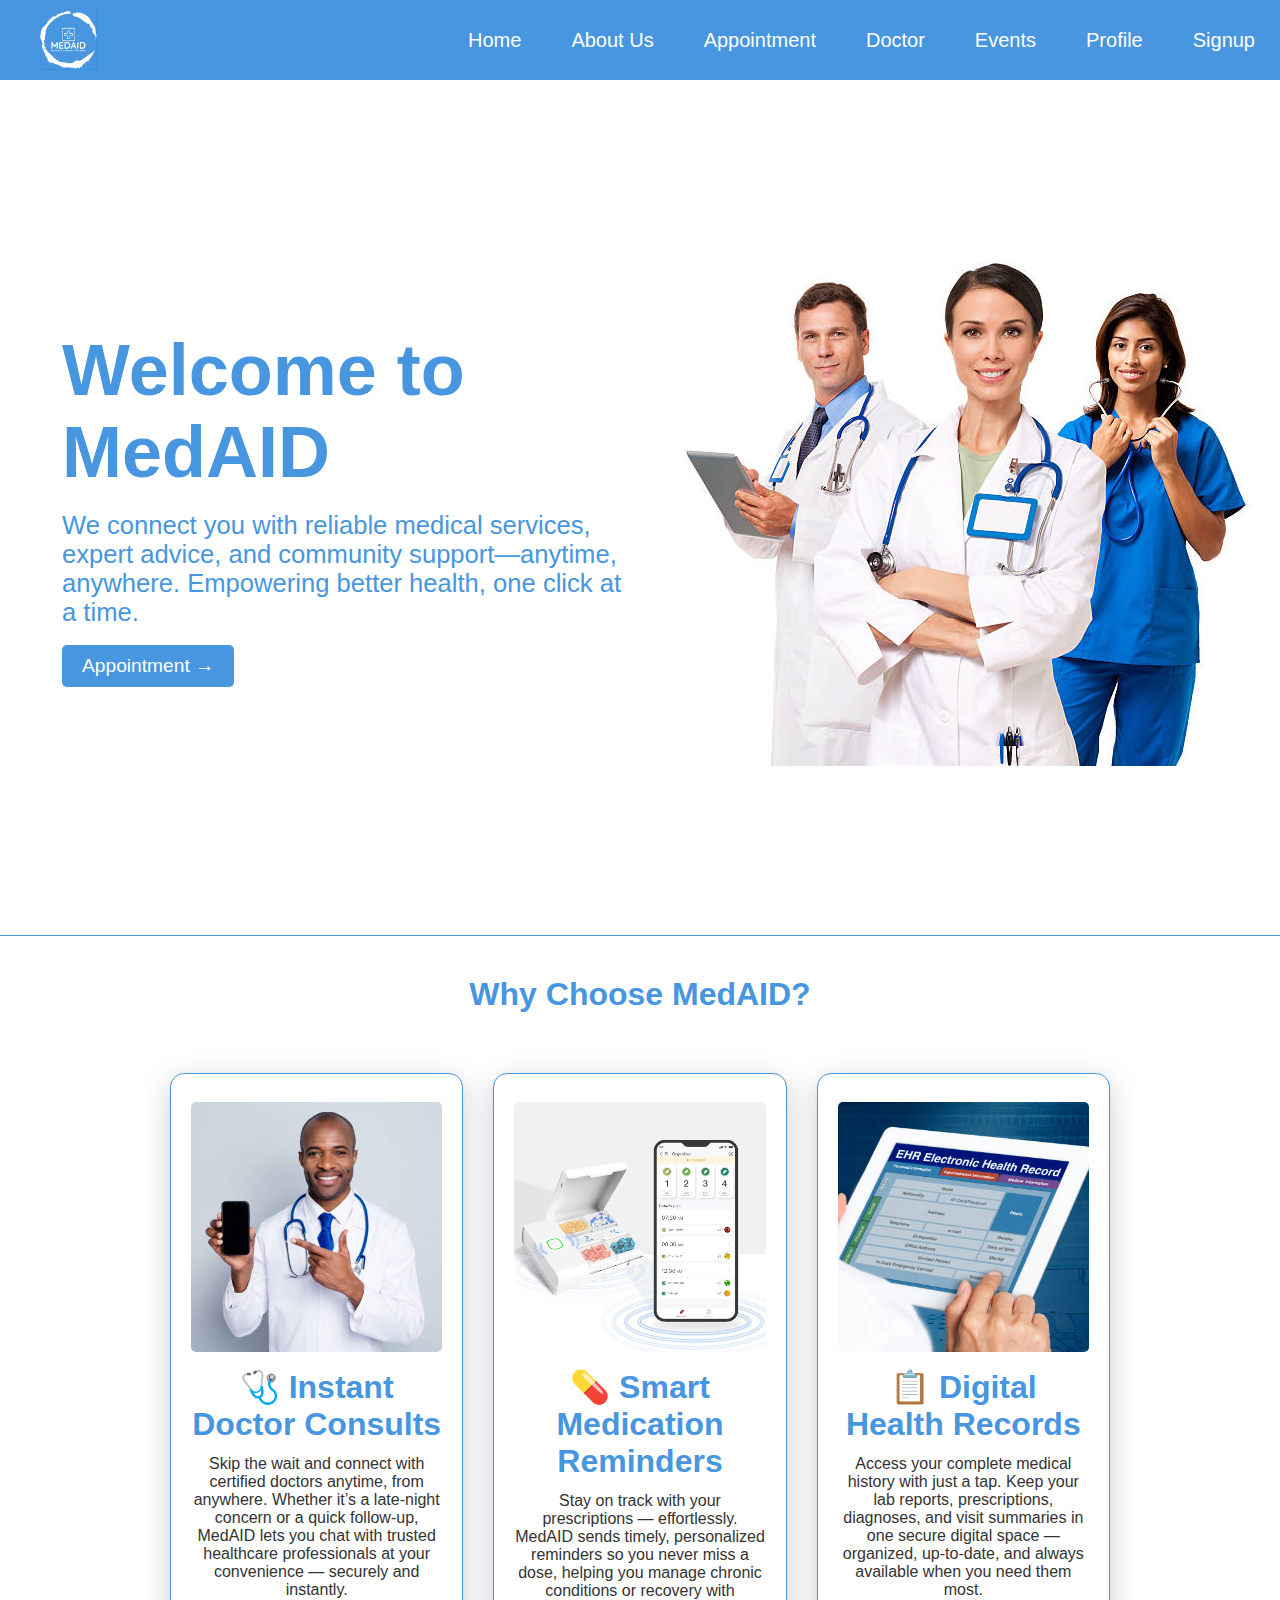
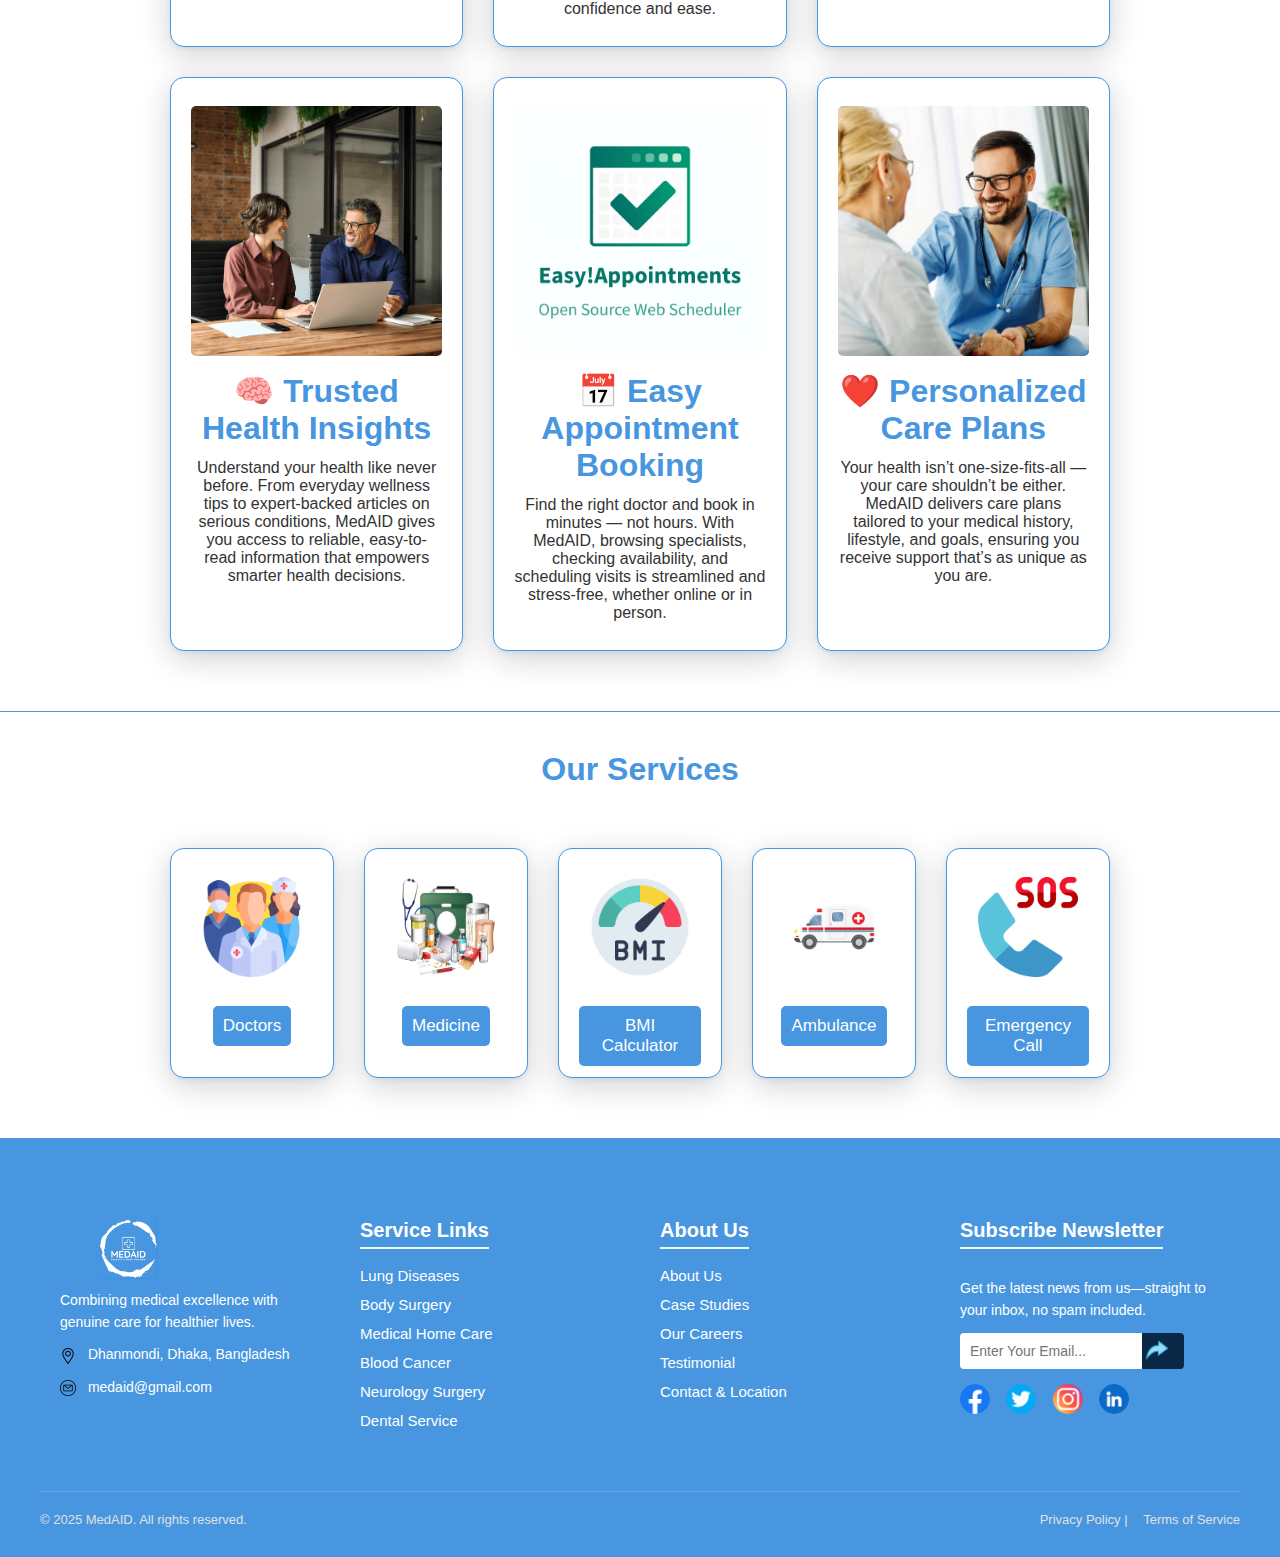
<file: index.html>
<!DOCTYPE html>
<html lang="en">
  <head>
    <meta charset="UTF-8" />
    <meta name="viewport" content="width=device-width, initial-scale=1.0" />
    <title>MedAID</title>
    <link rel="stylesheet" href="style.css" />
  </head>

  <body>
    <!-- Header Section -->
    <header id="header">
      <div class="logo">
        <img src="./image/logo.png" alt="MedAID Logo" />
      </div>
      <nav id="nav">
        <ul>
          <li><a href="#">Home</a></li>
          <li><a href="about.html">About Us</a></li>
          <li><a href="Appointment.html">Appointment</a></li>
          <li><a href="doctor.html">Doctor</a></li>
          <li><a href="event_news.html">Events</a></li>
          <li><a href="profile.php">Profile</a></li>
          <li><a href="signupform.html">Signup</a></li>
        </ul>
      </nav>
    </header>
    <!-- Header Section End -->

    <!--Banner Section Start-->
    <section class="banner">
      <article>
        <div class="left-side">
          <h1>Welcome to MedAID</h1>
          <br />
          <p>
            We connect you with reliable medical services, expert advice, and
            community support—anytime, anywhere. Empowering better health, one
            click at a time.
          </p>
          <br />
          <a href="Appointment.html"
            ><button type="button">Appointment →</button></a
          >
        </div>
      </article>
      <aside class="right-side">
        <img src="./image/banner image.jpg" alt="MedAID Banner" />
      </aside>
    </section>
    <hr class="divider" />

    <!--Banner Section End-->

    <!--Special Section Start-->
    <h1 class="section-title">Why Choose MedAID?</h1>
    <section class="cards-section">
      <div class="card">
        <div class="card-img">
          <img src="./image/card 1.jpg" alt="Doctor Consultation" />
        </div>
        <div class="card-content">
          <h1>🩺 Instant Doctor Consults</h1>
          <p>
            Skip the wait and connect with certified doctors anytime, from
            anywhere. Whether it’s a late-night concern or a quick follow-up,
            MedAID lets you chat with trusted healthcare professionals at your
            convenience — securely and instantly.
          </p>
        </div>
      </div>

      <div class="card">
        <div class="card-img">
          <img src="./image/card 2.jpg" alt="Doctor Consultation" />
        </div>
        <div class="card-content">
          <h1>💊 Smart Medication Reminders</h1>
          <p>
            Stay on track with your prescriptions — effortlessly. MedAID sends
            timely, personalized reminders so you never miss a dose, helping you
            manage chronic conditions or recovery with confidence and ease.
          </p>
        </div>
      </div>

      <div class="card">
        <div class="card-img">
          <img src="./image/card 3.jpg" alt="Doctor Consultation" />
        </div>
        <div class="card-content">
          <h1>📋 Digital Health Records</h1>
          <p>
            Access your complete medical history with just a tap. Keep your lab
            reports, prescriptions, diagnoses, and visit summaries in one secure
            digital space — organized, up-to-date, and always available when you
            need them most.
          </p>
        </div>
      </div>

      <div class="card">
        <div class="card-img">
          <img src="./image/card 4.png" alt="Doctor Consultation" />
        </div>
        <div class="card-content">
          <h1>🧠 Trusted Health Insights</h1>
          <p>
            Understand your health like never before. From everyday wellness
            tips to expert-backed articles on serious conditions, MedAID gives
            you access to reliable, easy-to-read information that empowers
            smarter health decisions.
          </p>
        </div>
      </div>

      <div class="card">
        <div class="card-img">
          <img src="./image/card 5.png" alt="Doctor Consultation" />
        </div>
        <div class="card-content">
          <h1>📅 Easy Appointment Booking</h1>
          <p>
            Find the right doctor and book in minutes — not hours. With MedAID,
            browsing specialists, checking availability, and scheduling visits
            is streamlined and stress-free, whether online or in person.
          </p>
        </div>
      </div>

      <div class="card">
        <div class="card-img">
          <img src="./image/card 6.jpg" alt="Doctor Consultation" />
        </div>
        <div class="card-content">
          <h1>❤️ Personalized Care Plans</h1>
          <p>
            Your health isn’t one-size-fits-all — your care shouldn’t be either.
            MedAID delivers care plans tailored to your medical history,
            lifestyle, and goals, ensuring you receive support that’s as unique
            as you are.
          </p>
        </div>
      </div>
    </section>
    <hr class="divider" />
    <!--Special Section End-->

    <!--Main Section start-->
    <h1 class="section-title">Our Services</h1>
    <section class="main-section">
      <div class="main-card">
        <img src="./image/medical-team.png" alt="medical-team" />
        <br />
        <button onclick="gotopage('doctor.html')">Doctors</button>
      </div>
      <div class="main-card">
        <img src="./image/medicine.png" alt="medicine" />
        <br />
        <button onclick="gotopage('medicine.html')">Medicine</button>
      </div>
      <div class="main-card">
        <img src="./image/bmi.png" alt="bmi" />
        <br />
        <button onclick="gotopage('calculator.html')">BMI Calculator</button>
      </div>
      <div class="main-card">
        <img src="./image/ambulance.png" alt="ambulance" />
        <br />
        <button onclick="gotopage('ambulance.html')">Ambulance</button>
      </div>
      <div class="main-card">
        <img src="./image/sos.png" alt="sos" />
        <br />
        <button onclick="gotopage('emergency.html')">Emergency Call</button>
      </div>
    </section>
    <hr class="divider" />

    <!--Main Section end-->
    <!--Footer Section Start-->
    <footer class="footer">
      <div class="footer-container">
        <div class="footer-col">
          <div class="logo">
            <img src="./image/logo.png" alt="MedAID Logo" />
          </div>
          <p>
            Combining medical excellence with genuine care for healthier lives.
          </p>
          <p>
            <img
              src="./image/location.png"
              alt="Location Icon"
              class="icon-img"
            />
            Dhanmondi, Dhaka, Bangladesh
          </p>
          <p>
            <img src="./image/email.png" alt="Gmail Icon" class="icon-img" />
            medaid@gmail.com
          </p>
        </div>

        <div class="footer-col">
          <h3>Service Links</h3>
          <ul>
            <li>Lung Diseases</li>
            <li>Body Surgery</li>
            <li>Medical Home Care</li>
            <li>Blood Cancer</li>
            <li>Neurology Surgery</li>
            <li>Dental Service</li>
          </ul>
        </div>

        <div class="footer-col">
          <h3>About Us</h3>
          <ul>
            <li>About Us</li>
            <li>Case Studies</li>
            <li>Our Careers</li>
            <li>Testimonial</li>
            <li>Contact & Location</li>
          </ul>
        </div>

        <div class="footer-col">
          <h3>Subscribe Newsletter</h3>
          <p>
            Get the latest news from us—straight to your inbox, no spam
            included.
          </p>
          <div class="newsletter">
            <input type="email" placeholder="Enter Your Email..." />
            <button>
              <img
                src="./image/arrow.png"
                alt="Arrow Right"
                class="social-img"
              />
            </button>
          </div>
          <div class="social-icons">
            <img src="./image/facebook.png" alt="Facebook" class="social-img" />
            <img src="./image/twitter.png" alt="Twitter" class="social-img" />
            <img
              src="./image/instagram.png"
              alt="Instagram"
              class="social-img"
            />
            <img src="./image/linkedin.png" alt="LinkedIn" class="social-img" />
          </div>
        </div>
      </div>

      <div class="footer-bottom">
        <p>© 2025 MedAID. All rights reserved.</p>
        <div>
          <a href="#">Privacy Policy</a> |
          <a href="#">Terms of Service</a>
        </div>
      </div>
    </footer>

    <!--Footer Section End-->

    <!--Script js connection-->
    <script src="script.js"></script>
  </body>
</html>
</file>
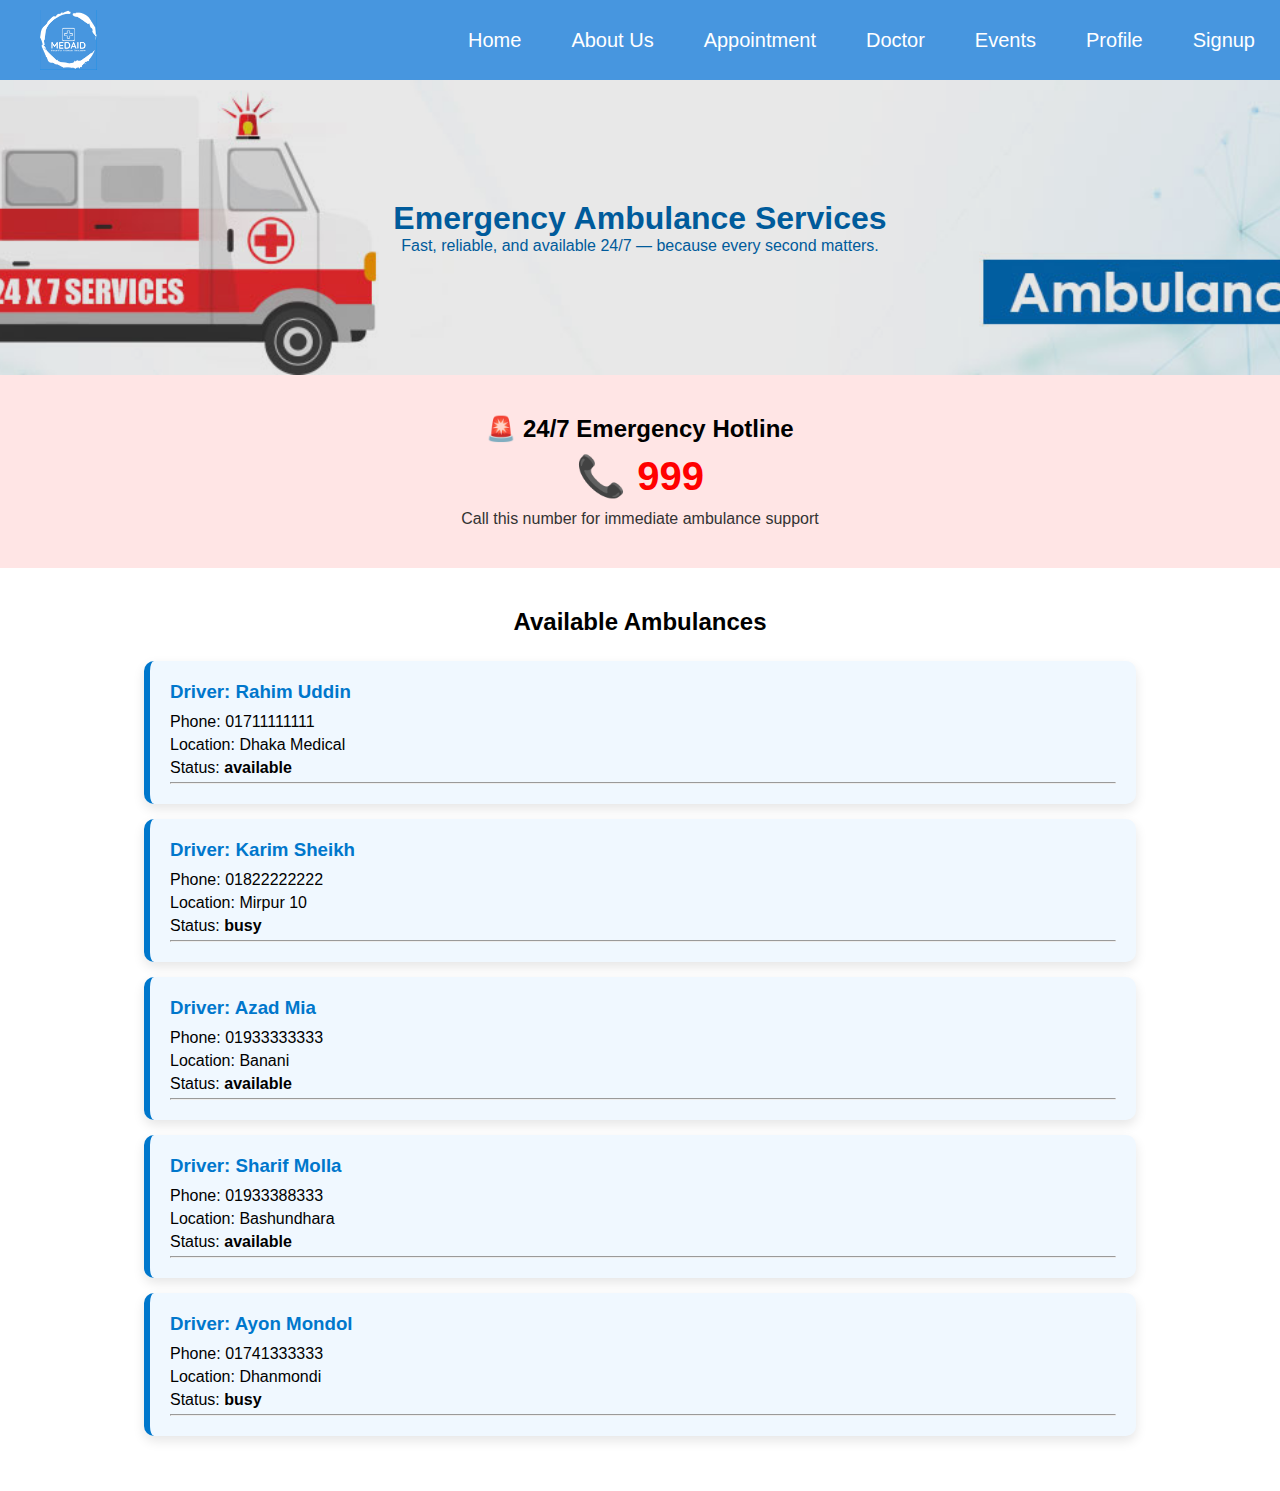
<file: ambulance.html>
<!DOCTYPE html>
<html lang="en">
  <head>
    <meta charset="UTF-8" />
    <meta name="viewport" content="width=device-width, initial-scale=1.0" />
    <title>Ambulance Services</title>

    <link rel="stylesheet" href="style.css" />
    <link rel="stylesheet" href="ambulance.css" />
  </head>

  <body>
    <!-- Header -->
    <header id="header">
      <div class="logo">
        <img src="./image/logo.png" alt="MedAID Logo" />
      </div>
      <nav id="nav">
        <ul>
          <li><a href="index.html">Home</a></li>
          <li><a href="about.html">About Us</a></li>
          <li><a href="Appointment.html">Appointment</a></li>
          <li><a href="doctor.html">Doctor</a></li>
          <li><a href="event_news.html">Events</a></li>
          <li><a href="profile.php">Profile</a></li>
          <li><a href="signupform.html">Signup</a></li>
        </ul>
      </nav>
    </header>

    <!-- Banner -->
    <section class="ambulance-banner">
      <h1>Emergency Ambulance Services</h1>
      <p>Fast, reliable, and available 24/7 — because every second matters.</p>
    </section>

    <!-- Hotline Section -->
    <section class="hotline-section">
      <h2>🚨 24/7 Emergency Hotline</h2>
      <p class="hotline-number">📞 999</p>
      <p class="sub-text">Call this number for immediate ambulance support</p>
    </section>

    <!-- Ambulance List Section -->
    <section class="ambulance-list">
      <h2>Available Ambulances</h2>

      <!-- JS will load cards here -->
      <div id="ambulance-list"></div>
    </section>

    <!-- Link to JS file -->
    <script src="ambulance.js"></script>
  </body>
</html>
</file>
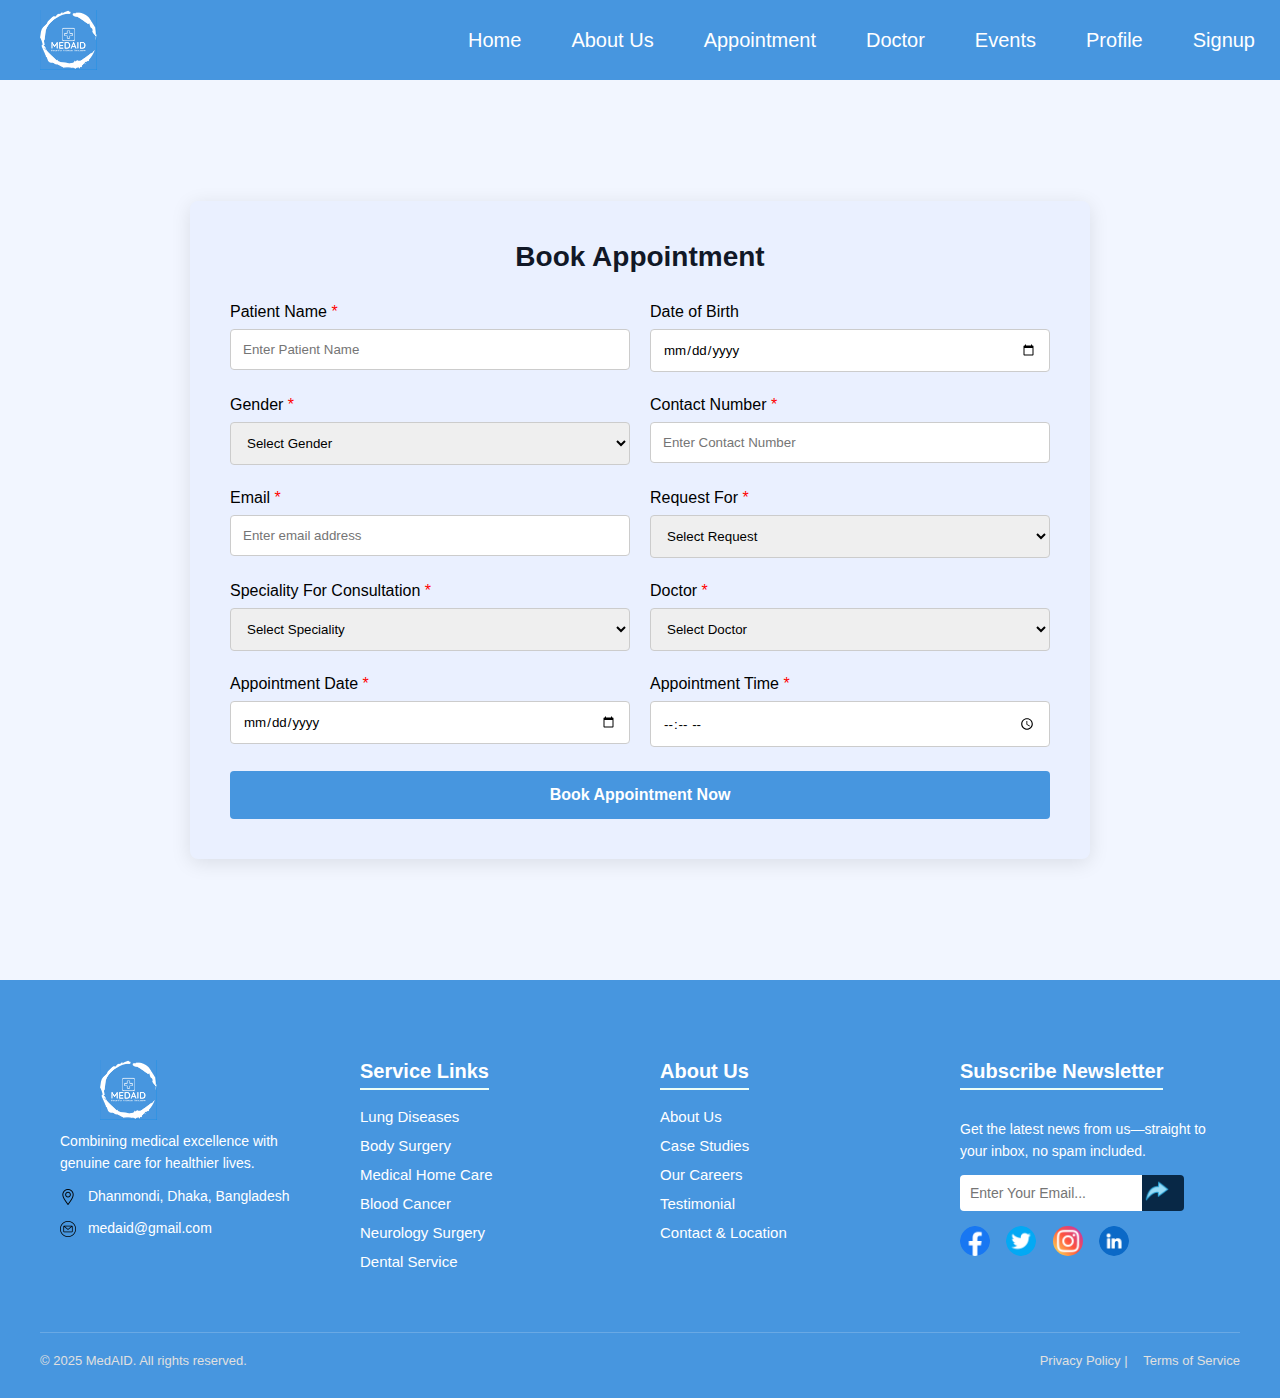
<file: Appointment.html>
<!DOCTYPE html>
<html lang="en">
  <head>
    <meta charset="UTF-8" />
    <title>Book Appointment</title>
    <link rel="stylesheet" href="Appointment.css" />
  </head>
  <body>
    <!-- Header Section -->
    <header id="header">
      <div class="logo">
        <img src="./image/logo.png" alt="MedAID Logo" />
      </div>
      <nav id="nav">
        <ul>
          <li><a href="index.html">Home</a></li>
          <li><a href="about.html">About Us</a></li>
          <li><a href="">Appointment</a></li>
          <li><a href="doctor.html">Doctor</a></li>
          <li><a href="event_news.html">Events</a></li>
          <li><a href="profile.php">Profile</a></li>
          <li><a href="signupform.html">Signup</a></li>
        </ul>
      </nav>
    </header>
    <!-- Header Section End -->
    <div class="page-wrapper">
      <div class="form-container">
        <h2>Book Appointment</h2>
        <form
          id="appointmentForm"
          action="appointment.php"
          method="post"
          novalidate
        >
          <div class="form-row">
            <div class="form-group">
              <label>Patient Name <span>*</span></label>
              <input
                type="text"
                id="patientName"
                name="patientName"
                placeholder="Enter Patient Name"
              />
              <span class="error" id="nameError"></span>
            </div>
            <div class="form-group">
              <label>Date of Birth</label>
              <input
                type="date"
                id="dob"
                name="dob"
                placeholder="Select Date of Birth"
              />
              <span class="error" id="dobError"></span>
            </div>
          </div>

          <div class="form-row">
            <div class="form-group">
              <label>Gender <span>*</span></label>
              <select id="gender" name="gender">
                <option value="" selected disabled>Select Gender</option>
                <option value="Male">Male</option>
                <option value="Female">Female</option>
                <option value="Other">Other</option>
              </select>

              <span class="error" id="genderError"></span>
            </div>
            <div class="form-group">
              <label>Contact Number <span>*</span></label>
              <input
                type="text"
                id="contact"
                name="contact"
                placeholder="Enter Contact Number"
              />
              <span class="error" id="contactError"></span>
            </div>
          </div>

          <div class="form-row">
            <div class="form-group">
              <label>Email <span>*</span></label>
              <input
                type="email"
                id="email"
                name="email"
                placeholder="Enter email address"
              />
              <span class="error" id="emailError"></span>
            </div>
            <div class="form-group">
              <label>Request For <span>*</span></label>
              <select id="requestFor" name="requestFor">
                <option value="" selected disabled>Select Request</option>
                <option value="Outpatient Consultation">
                  Outpatient Consultation
                </option>
                <option value="Investigation">Investigation</option>
                <option value="Health Check Package">
                  Health Check Package
                </option>
                <option value="Other">Other</option>
              </select>
              <span class="error" id="requestError"></span>
            </div>
          </div>

          <div class="form-row">
            <div class="form-group">
              <label>Speciality For Consultation <span>*</span></label>
              <select id="speciality" name="speciality">
                <option value="" selected disabled>Select Speciality</option>
                <option value="Cardiology">Cardiology</option>
                <option value="Dermatology">Dermatology</option>
                <option value="Neurology">Neurology</option>
                <option value="Orthopedics">Orthopedics</option>
                <option value="Pediatrics">Pediatrics</option>
                <option value="Psychiatry">Psychiatry</option>
                <option value="General Medicine">General Medicine</option>
                <option value="Gynecology">Gynecology</option>
                <option value="Ophthalmology">Ophthalmology</option>
                <option value="ENT">ENT</option>
                <option value="Urology">Urology</option>
                <option value="Gastroenterology">Gastroenterology</option>
                <option value="ICU">ICU</option>
              </select>
              <span class="error" id="specialityError"></span>
            </div>
            <div class="form-group">
              <label>Doctor <span>*</span></label>
              <select id="doctor" name="doctor">
                <option value="" selected disabled>Select Doctor</option>
                <option value="Dr. Istaque Ahmed Milton">
                  Dr. Istaque Ahmed Milton
                </option>
                <option value="Prof. Mir Jamal Uddin">
                  Prof. Mir Jamal Uddin
                </option>
                <option value="Dr. Md. Mahmudul Hasan">
                  Dr. Md. Mahmudul Hasan
                </option>
                <option value="Dr. Md. Afzarul Rahman">
                  Dr. Md. Afzarul Rahman
                </option>
                <option value="Dr. Md. Kalam Hossion">
                  Dr. Md. Kalam Hossion
                </option>
                <option value="Prof. Dr. Md. Khaled Hasan">
                  Prof. Dr. Md. Khaled Hasan
                </option>
              </select>

              <span class="error" id="doctorError"></span>
            </div>
          </div>

          <div class="form-row">
            <div class="form-group">
              <label>Appointment Date <span>*</span></label>
              <input
                type="date"
                id="appointmentDate"
                name="appointmentDate"
                placeholder="Select Appointment Date"
              />
              <span class="error" id="dateError"></span>
            </div>
            <div class="form-group">
              <label>Appointment Time <span>*</span></label>
              <input
                type="time"
                id="appointmentTime"
                name="appointmentTime"
                placeholder="Select Time"
              />
              <span class="error" id="timeError"></span>
            </div>
          </div>

          <button type="submit" class="submit-btn">Book Appointment Now</button>
        </form>
      </div>
    </div>

    <!--Footer Section Start-->
    <footer class="footer">
      <div class="footer-container">
        <div class="footer-col">
          <div class="logo">
            <img src="./image/logo.png" alt="MedAID Logo" />
          </div>
          <p>
            Combining medical excellence with genuine care for healthier lives.
          </p>
          <p>
            <img
              src="./image/location.png"
              alt="Location Icon"
              class="icon-img"
            />
            Dhanmondi, Dhaka, Bangladesh
          </p>
          <p>
            <img src="./image/email.png" alt="Gmail Icon" class="icon-img" />
            medaid@gmail.com
          </p>
        </div>

        <div class="footer-col">
          <h3>Service Links</h3>
          <ul>
            <li>Lung Diseases</li>
            <li>Body Surgery</li>
            <li>Medical Home Care</li>
            <li>Blood Cancer</li>
            <li>Neurology Surgery</li>
            <li>Dental Service</li>
          </ul>
        </div>

        <div class="footer-col">
          <h3>About Us</h3>
          <ul>
            <li>About Us</li>
            <li>Case Studies</li>
            <li>Our Careers</li>
            <li>Testimonial</li>
            <li>Contact & Location</li>
          </ul>
        </div>

        <div class="footer-col">
          <h3>Subscribe Newsletter</h3>
          <p>
            Get the latest news from us—straight to your inbox, no spam
            included.
          </p>
          <div class="newsletter">
            <input type="email" placeholder="Enter Your Email..." />
            <button>
              <img
                src="./image/arrow.png"
                alt="Arrow Right"
                class="social-img"
              />
            </button>
          </div>
          <div class="social-icons">
            <img src="./image/facebook.png" alt="Facebook" class="social-img" />
            <img src="./image/twitter.png" alt="Twitter" class="social-img" />
            <img
              src="./image/instagram.png"
              alt="Instagram"
              class="social-img"
            />
            <img src="./image/linkedin.png" alt="LinkedIn" class="social-img" />
          </div>
        </div>
      </div>

      <div class="footer-bottom">
        <p>© 2025 MedAID. All rights reserved.</p>
        <div>
          <a href="#">Privacy Policy</a> |
          <a href="#">Terms of Service</a>
        </div>
      </div>
    </footer>

    <!--Footer Section End-->
    <script src="Appointment.js"></script>
  </body>
</html>
</file>
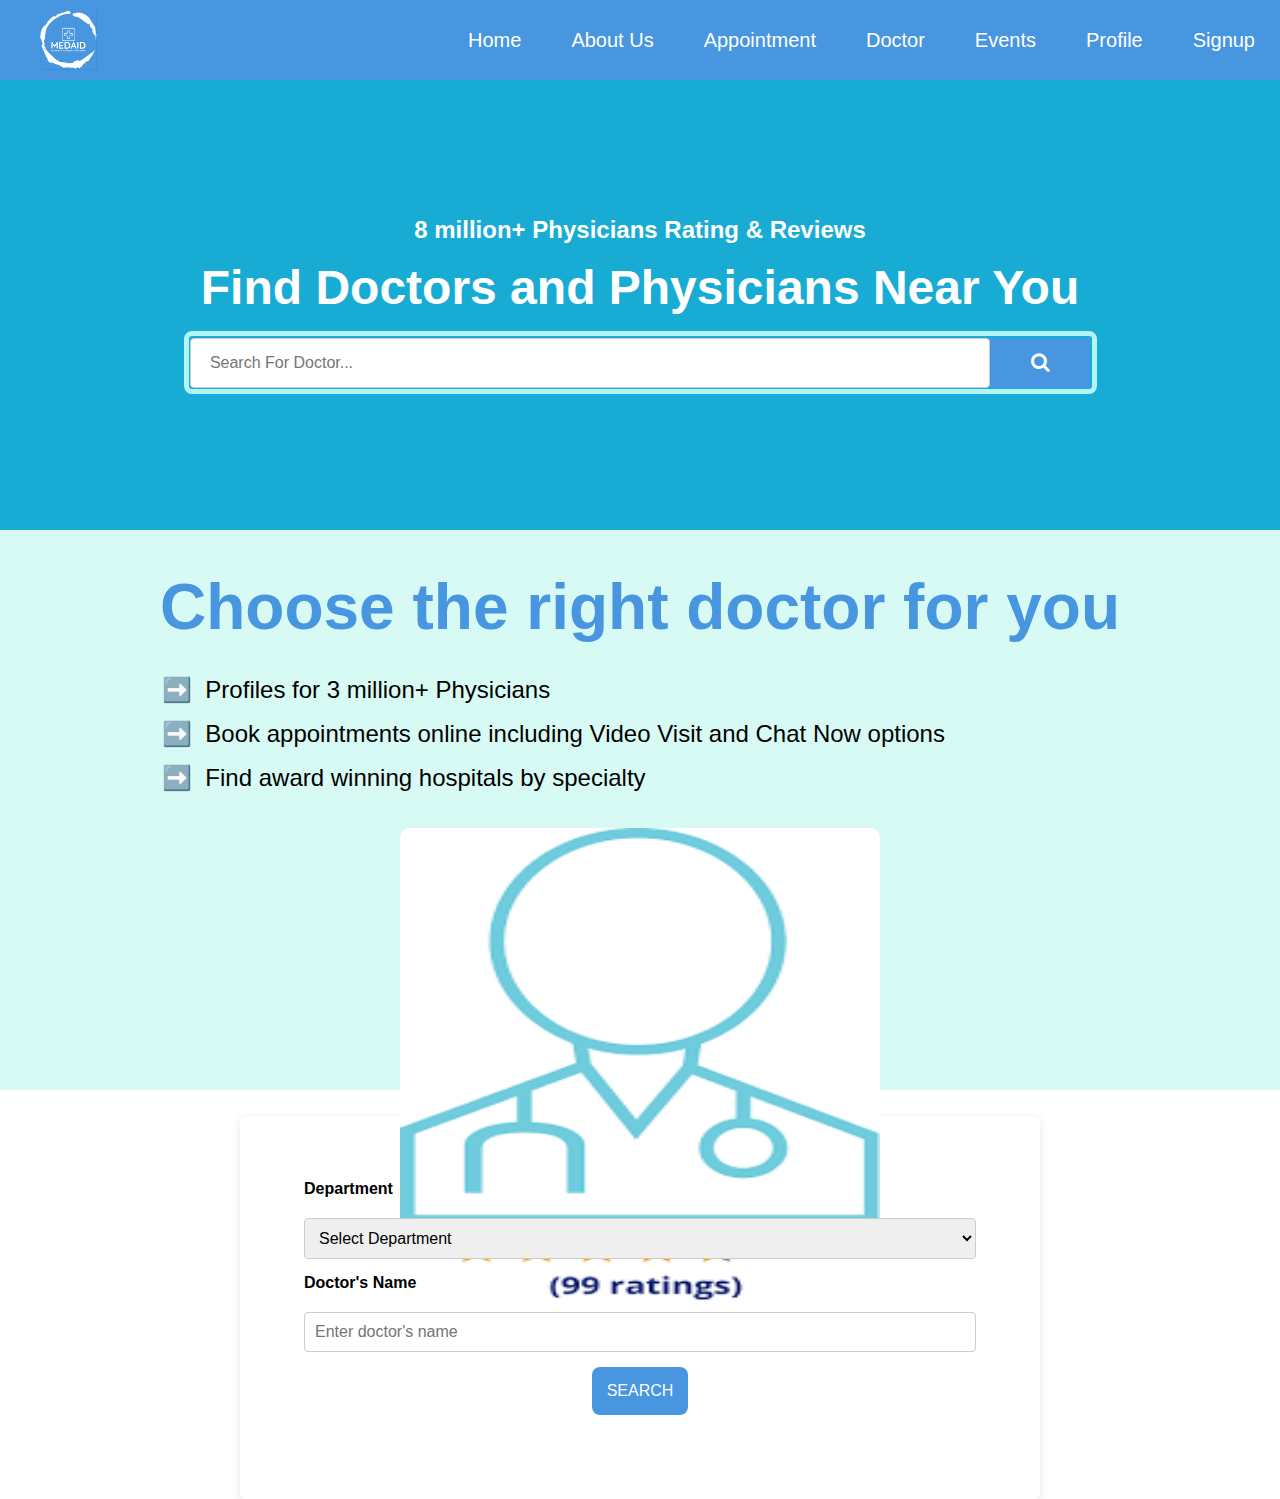
<file: doctor.html>
<!DOCTYPE html>
<html lang="en">
  <head>
    <meta charset="UTF-8" />
    <meta name="viewport" content="width=device-width, initial-scale=1.0" />
    <title>MedAID</title>
    <link rel="stylesheet" href="doctor.css" />
    <link
      rel="stylesheet"
      href="https://cdnjs.cloudflare.com/ajax/libs/font-awesome/4.7.0/css/font-awesome.min.css"
    />
  </head>

  <body>
    <!-- Header Section -->
    <header id="header">
      <div class="logo">
        <img src="./image/logo.png" alt="MedAID Logo" />
      </div>
      <nav id="nav">
        <ul>
          <li><a href="index.html">Home</a></li>
          <li><a href="about.html">About Us</a></li>
          <li><a href="Appointment.html">Appointment</a></li>
          <li><a href="">Doctor</a></li>
          <li><a href="event_news.html">Events</a></li>
          <li><a href="profile.php">Profile</a></li>
          <li><a href="signupform.html">Signup</a></li>
        </ul>
      </nav>
    </header>
    <!-- Header Section End -->

    <!-- Search Section Start-->
    <div class="doctor_banner">
      <h3>8 million+ Physicians Rating & Reviews</h3>
      <h1>Find Doctors and Physicians Near You</h1>
      <div class="search_bar">
        <input type="text" name="" id="" placeholder="  Search For Doctor..." />
        <button type="submit"><i class="fa fa-search"></i></button>
      </div>
    </div>
    <!-- Search Section End-->

    <!-- Doctor Banner Section Start -->
    <div class="doctor_banner_section">
      <div class="left_banner">
        <h1>Choose the right doctor for you</h1>
        <ul>
          <li>Profiles for 3 million+ Physicians</li>
          <li>
            Book appointments online including Video Visit and Chat Now options
          </li>
          <li>Find award winning hospitals by specialty</li>
        </ul>
      </div>
      <div class="right_banner">
        <img src="./image/doctor.png" alt="Doctor Image" />
      </div>
    </div>

    <!-- Filtered Doctor Search Start -->

    <div class="filtered_doctor_search">
      <div class="search-section">
        <label for="department">Department</label>
        <select id="department">
          <option value="">Select Department</option>
          <option value="Anesthesiology">Anesthesiology</option>
          <option value="Cardiology">Cardiology</option>
          <option value="Neurology">Neurology</option>
          <option value="Pediatrics">Pediatrics</option>
          <option value="Orthopedics">Orthopedics</option>
          <option value="Dermatology">Dermatology</option>
          <option value="Radiology">Radiology</option>
        </select>

        <label for="doctorName">Doctor's Name</label>
        <input type="text" id="doctorName" placeholder="Enter doctor's name"/>

        <button id="searchBtn">SEARCH</button>
      </div>

      <div class="doctor-list">
        <!-- Doctor cards will be added here using JS -->
      </div>
    </div>
</file>
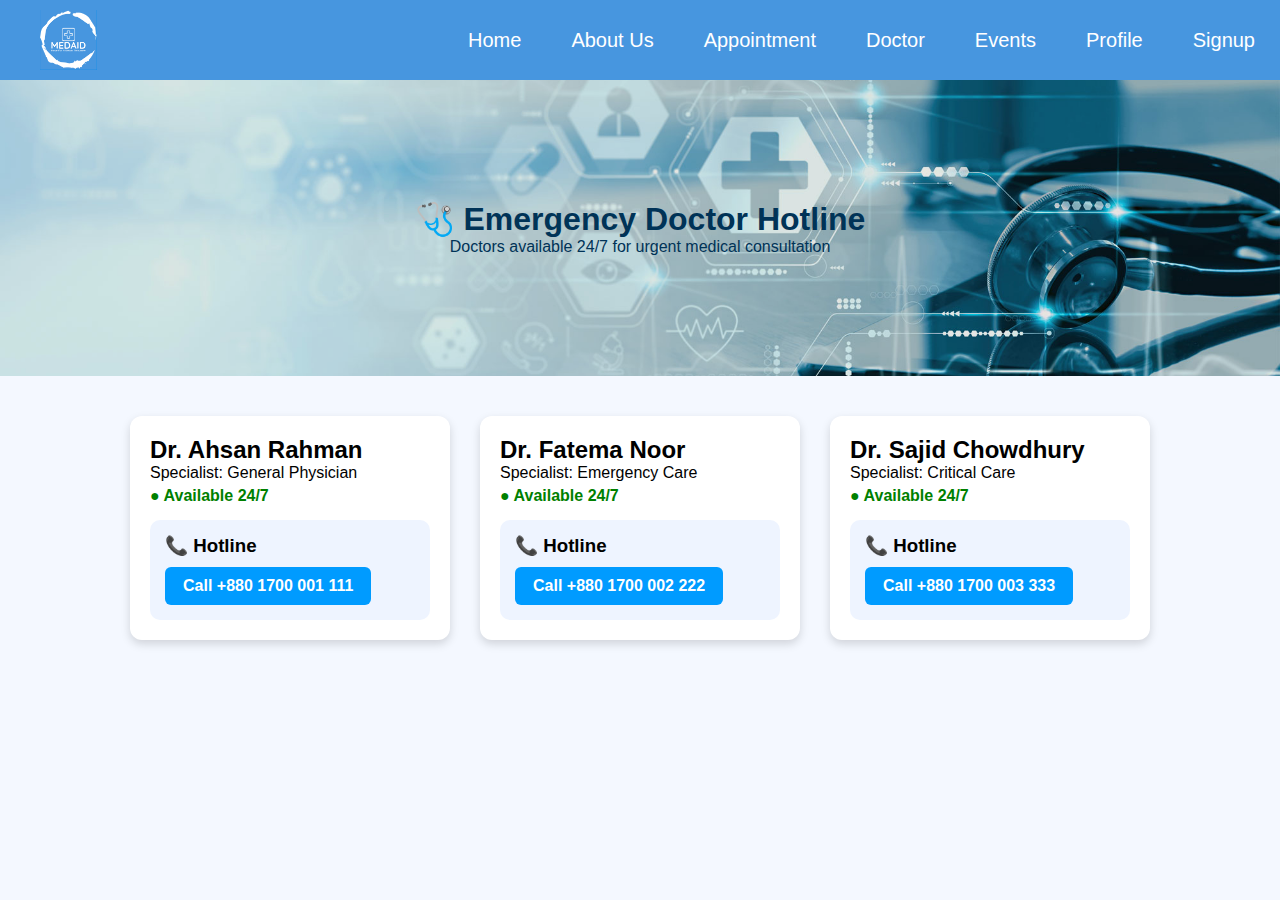
<file: emergency.html>
<!DOCTYPE html>
<html lang="en">
  <head>
    <meta charset="UTF-8" />
    <meta name="viewport" content="width=device-width, initial-scale=1.0" />
    <title>Emergency Doctor Hotline - MedAID</title>
    <link rel="stylesheet" href="style.css" />
    <link rel="stylesheet" href="emergency.css" />
  </head>

  <body>
    <!-- Header -->
    <header id="header">
      <div class="logo">
        <img src="./image/logo.png" alt="MedAID Logo" />
      </div>
      <nav id="nav">
        <ul>
          <li><a href="index.html">Home</a></li>
          <li><a href="about.html">About Us</a></li>
          <li><a href="Appointment.html">Appointment</a></li>
          <li><a href="doctor.html">Doctor</a></li>
          <li><a href="event_news.html">Events</a></li>
          <li><a href="profile.php">Profile</a></li>
          <li><a href="signupform.html">Signup</a></li>
        </ul>
      </nav>
    </header>

    <!-- Banner -->
    <section class="em-banner">
      <h1>🩺 Emergency Doctor Hotline</h1>
      <p>Doctors available 24/7 for urgent medical consultation</p>
    </section>

    <!-- Main Section -->
    <section class="emergency-container">
      <!-- Doctor 1 -->
      <div class="em-card">
        <h2>Dr. Ahsan Rahman</h2>
        <p>Specialist: General Physician</p>
        <p class="status available">● Available 24/7</p>

        <div class="hotline-box">
          <h3>📞 Hotline</h3>
          <a class="call-btn" href="tel:+8801700001111"
            >Call +880 1700 001 111</a
          >
        </div>
      </div>

      <!-- Doctor 2 -->
      <div class="em-card">
        <h2>Dr. Fatema Noor</h2>
        <p>Specialist: Emergency Care</p>
        <p class="status available">● Available 24/7</p>

        <div class="hotline-box">
          <h3>📞 Hotline</h3>
          <a class="call-btn" href="tel:+8801700002222"
            >Call +880 1700 002 222</a
          >
        </div>
      </div>

      <!-- Doctor 3 -->
      <div class="em-card">
        <h2>Dr. Sajid Chowdhury</h2>
        <p>Specialist: Critical Care</p>
        <p class="status available">● Available 24/7</p>

        <div class="hotline-box">
          <h3>📞 Hotline</h3>
          <a class="call-btn" href="tel:+8801700003333"
            >Call +880 1700 003 333</a
          >
        </div>
      </div>
    </section>

    <script src="emergency.js"></script>
  </body>
</html>
</file>
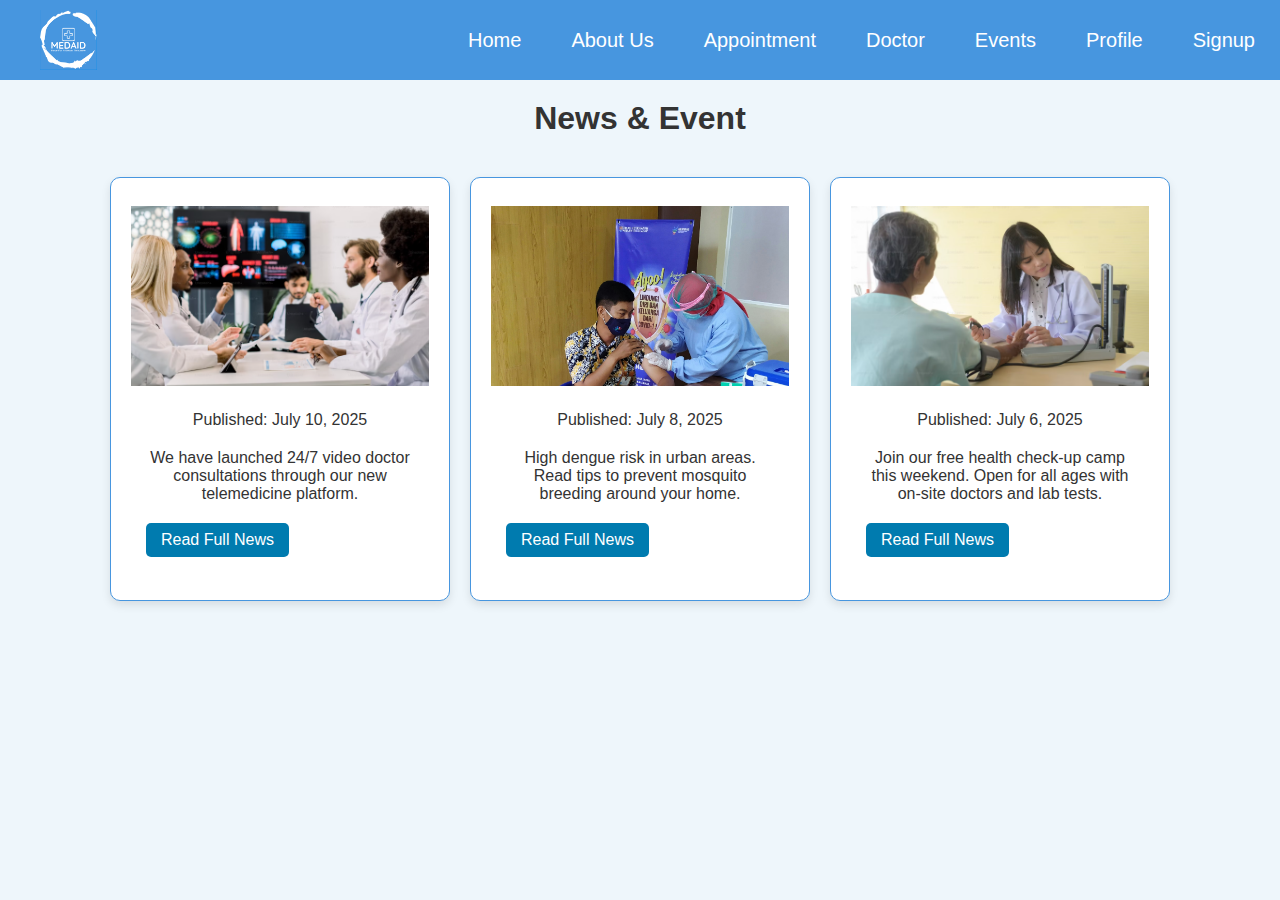
<file: event_news.html>
<!DOCTYPE html>
<html lang="en">

<head>
  <meta charset="UTF-8">
  <title>Medical News | MedCare</title>
  <link rel="stylesheet" href="style.css">
  <link rel="stylesheet" href="event_style.css">

</head>

<body>

    <!-- Header Section -->
  <header id="header">
    <div class="logo">
      <img src="./image/logo.png" alt="MedAID Logo" />
    </div>
    <nav id="nav">
      <ul>
        <li><a href="index.html">Home</a></li>
                <li><a href="about.html">About Us</a></li>
                <li><a href="Appointment.html">Appointment</a></li>
                <li><a href="doctor.html">Doctor</a></li>
                <li><a href="">Events</a></li>
                <li><a href="profile.php">Profile</a></li>
                <li><a href="signupform.html">Signup</a></li>
      </ul>
    </nav>
  </header>

  <!-- News Cards Section -->
  <section>
    <h1 class="news_title"> News & Event </h1>
    <div class="container">

      <div class="card">
        <img src="./image/telemedecide.png" alt="Telemedicine">
        <div class="card-content">
          <p class="date">Published: July 10, 2025</p>
          <p>We have launched 24/7 video doctor consultations through our new telemedicine platform.</p>
          <div class="read-more">
            <a href="#">Read Full News</a>
          </div>
        </div>
      </div>
      <div class="card">
        <img src="./image/dengue_test.jpg" alt="Dengue Alert">
        <div class="card-content">
          <p class="date">Published: July 8, 2025</p>
          <p>High dengue risk in urban areas. Read tips to prevent mosquito breeding around your home.</p>
          <div class="read-more">
            <a href="#">Read Full News</a>
          </div>
        </div>
      </div>
      <div class="card">
        <img src="./image/health_camp.png" alt="Health Camp">
        <div class="card-content">
          <p class="date">Published: July 6, 2025</p>
          <p>Join our free health check-up camp this weekend. Open for all ages with on-site doctors and lab tests.</p>
          <div class="read-more">
            <a href="#">Read Full News</a>
          </div>
        </div>
      </div>

    </div>

  </section>
</file>
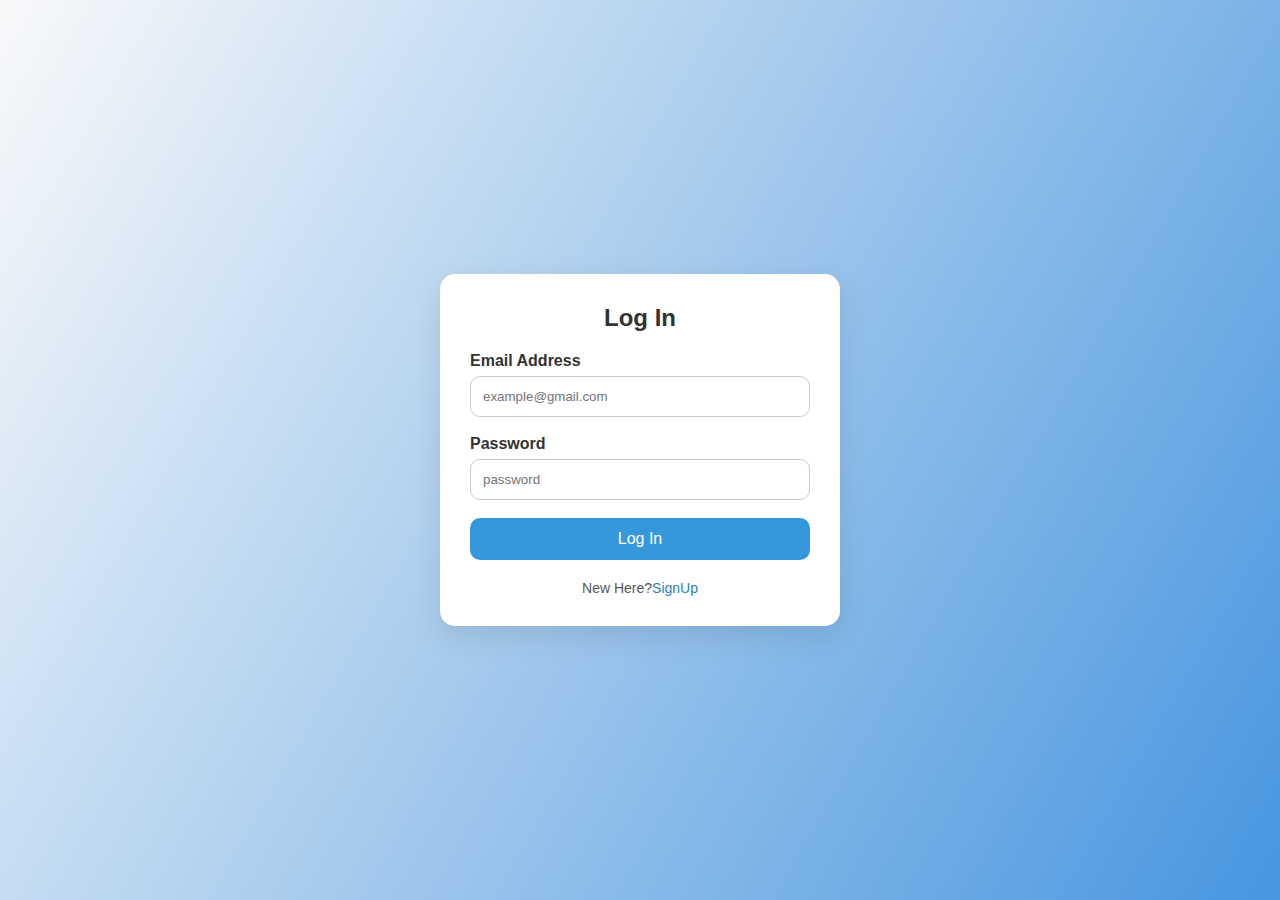
<file: login.html>
<!DOCTYPE html>
<html lang="en">
  <head>
    <meta charset="UTF-8" />
    <meta name="viewport" content="width=device-width, initial-scale=1.0" />
    <title>Signup Form</title>
    <link rel="stylesheet" href="login.css" />
  </head>

  <body>
    <div class="wrapper">
      <form
        class="login-form"
        onsubmit="return validateForm()"
        action="login.php"
        method="post"
      >
        <h2>Log In</h2>

        <div class="input-group">
          <label for="email">Email Address</label>
          <input
            type="email"
            id="email"
            placeholder="example@gmail.com"
            name="email"
          />
        </div>

        <div class="input-group">
          <label for="password">Password</label>
          <input
            type="password"
            id="password"
            placeholder="password"
            name="password"
          />
        </div>

        <button type="submit" name="login">Log In</button>
        <p class="login-link">New Here?<a href="signupform.html">SignUp</a></p>
      </form>
    </div>
  </body>
</html>
</file>
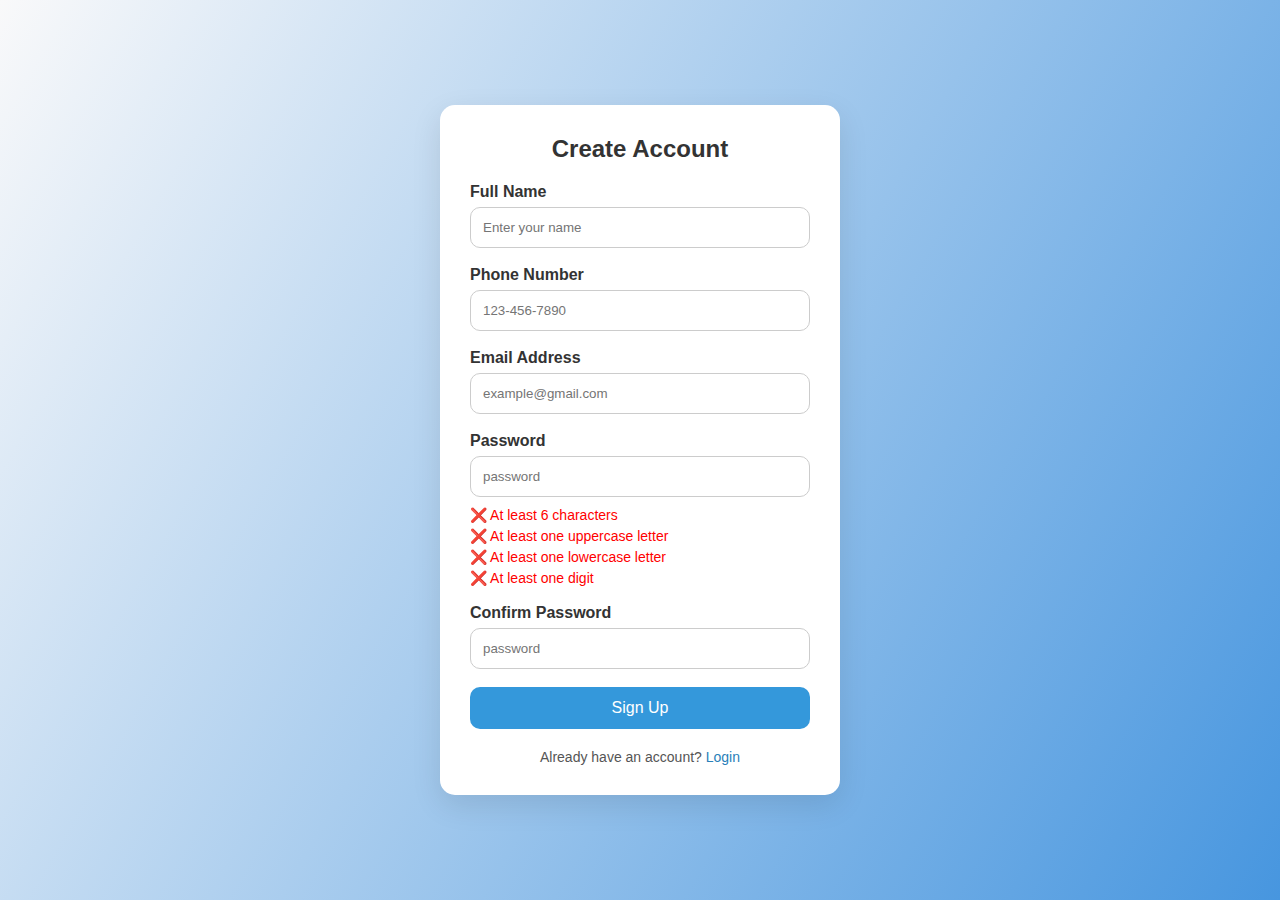
<file: signupform.html>
<!DOCTYPE html>
<html lang="en">
  <head>
    <meta charset="UTF-8" />
    <meta name="viewport" content="width=device-width, initial-scale=1.0" />
    <title>Signup Form</title>
    <link rel="stylesheet" href="signupform.css" />
  </head>

  <body>
    <div class="wrapper">
      <form
        class="signup-form"
        onsubmit="return validateForm()"
        action="signupform.php"
        method="post"
      >
        <h2>Create Account</h2>

        <div class="input-group">
          <label for="name">Full Name</label>
          <input
            type="text"
            id="name"
            placeholder="Enter your name"
            name="name"
          />
          <span id="nameError" class="error"></span>
        </div>

        <div class="input-group">
          <label for="phone">Phone Number</label>
          <input type="tel" id="phone" placeholder="123-456-7890" />
          <span id="phoneError" class="error"></span>
        </div>

        <div class="input-group">
          <label for="email">Email Address</label>
          <input
            type="email"
            id="email"
            placeholder="example@gmail.com"
            name="email"
          />
          <span id="emailError" class="error"></span>
        </div>

        <div class="input-group">
          <label for="password">Password</label>
          <input
            type="password"
            id="password"
            placeholder="password"
            name="password"
          />
          <ul id="password-requirements">
            <li id="length" class="invalid">❌ At least 6 characters</li>
            <li id="uppercase" class="invalid">
              ❌ At least one uppercase letter
            </li>
            <li id="lowercase" class="invalid">
              ❌ At least one lowercase letter
            </li>
            <li id="digit" class="invalid">❌ At least one digit</li>
          </ul>
          <span id="passwordError" class="error"></span>
        </div>

        <div class="input-group">
          <label for="confirm">Confirm Password</label>
          <input
            type="password"
            id="confirmPassword"
            placeholder="password"
            name="confirmPassword"
          />
          <span id="confirmPasswordError" class="error"></span>
        </div>

        <button type="submit">Sign Up</button>
        <p class="login-link">
          Already have an account? <a href="login.html">Login</a>
        </p>
      </form>
    </div>

    <script src="signupform.js"></script>
  </body>
</html>
</file>
<file: style.css>
* {
  margin: 0;
  padding: 0;
  box-sizing: border-box;
  outline: none;
  list-style: none;
  text-decoration: none;
  font-family: "Gill Sans", "Gill Sans MT", Calibri, "Trebuchet MS", sans-serif;
}

body {
  max-width: 100%;
  margin: auto;
}

/* Navigation Bar Styles */
#header {
  background: #4796df;
  padding: 10px 0;
  display: flex;
  align-items: center;
  justify-content: space-between;
  position: sticky;
  top: 0;
  z-index: 1000;
}

.logo img {
  height: 60px;
  margin-left: 40px;
  display: flex;
  justify-content: left;
}

#nav ul {
  list-style: none;
  padding: 0;
  margin: 0;
  display: flex;
  align-items: center;
}

#nav ul li {
  margin: 0 15px;
}

#nav ul li a {
  color: #fff;
  text-decoration: none;
  font-size: 20px;
  padding: 5px 10px;
}

#nav ul li a:hover {
  background: #fff;
  color: #4796df;
  border-radius: 5px;
}

/* Navigation Bar end */

/*banner styles */
.banner {
  padding: 5rem 1rem;
  display: flex;
  align-items: center;
  min-height: 95vh;
  background-color: #ffffff;
}

.banner article {
  flex-basis: 50%;
  margin: 16px;
}

.left-side {
  flex-basis: 60%;
}

.left-side h1 {
  font-size: 8vmin;
  color: #4796df;
  margin-left: 30px;
}

.left-side p {
  color: #4796df;
  font-size: 1.6rem;
  margin-left: 30px;
  font-family: "Poppins", sans-serif;
}

.left-side button {
  background-color: #4796df;
  color: #fff;
  padding: 10px 20px;
  margin-left: 30px;
  border: none;
  border-radius: 5px;
  font-size: 1.2rem;
  cursor: pointer;
}

.left-side button:hover {
  background-color: #fff;
  color: #4796df;
  border: 2px solid #4796df;
}

.divider {
  border: none;
  background-color: #4796df;
  height: 0.5px;
}

/* Card Section Styles for 3x2 Grid */

.section-title {
  text-align: center;
  margin-top: 40px;
  margin-bottom: 20px;
  color: #4796df;
}

.cards-section {
  display: grid;
  grid-template-columns: repeat(3, 1fr);
  gap: 30px;
  margin-top: 40px;
  margin-right: 150px;
  margin-left: 150px;
  margin-bottom: 40px;
  align-items: center;
  justify-items: center;
  padding: 20px;
}

.card {
  background-color: #fff;
  border: 1px solid #4796df;
  border-radius: 14px;
  box-shadow: 0 8px 32px rgba(0, 0, 0, 0.18),
    0 1.5px 4px rgba(71, 150, 223, 0.1);
  padding: 28px 20px;
  text-align: center;
  height: 100%;
  width: 100%;
  transition: box-shadow 0.3s, transform 0.3s;
}

.card:hover {
  box-shadow: 0 16px 48px rgba(0, 0, 0, 0.28),
    0 4px 16px rgba(71, 150, 223, 0.15);
  transform: translateY(-12px) scale(1.04);
  border: 1px solid #4796df;
}

.card-img {
  margin-bottom: 12px;
}

.card-img img {
  width: 100%;
  height: 250px;
  object-fit: cover;
  border-radius: 5px;
}

.card-content h1 {
  margin: 12px 0 12px;
  color: #4796df;
}

.card-content p {
  color: #333;
  font-size: 1rem;
}

/*special section end */

/*main section start*/

.main-section {
  display: flex;
  gap: 30px;
  margin-top: 40px;
  margin-right: 150px;
  margin-left: 150px;
  margin-bottom: 40px;
  align-items: center;
  justify-items: center;
  padding: 20px;
}

.main-card {
  background-color: #fff;
  border: 1px solid #4796df;
  border-radius: 14px;
  box-shadow: 0 8px 32px rgba(0, 0, 0, 0.18),
    0 1.5px 4px rgba(71, 150, 223, 0.1);
  padding: 28px 20px;
  text-align: center;
  height: 230px;
  width: 100%;
  transition: box-shadow 0.3s, transform 0.3s;
}

.main-card img {
  height: 100px;
  width: 100px;
  margin-bottom: 25px;
}

.main-card button {
  background-color: #4796df;
  color: #fff;
  padding: 10px;
  border: none;
  border-radius: 5px;
  font-size: 17px;
  cursor: pointer;
  text-align: center;
}

.main-card button:hover {
  background-color: #fff;
  color: #4796df;
  border: 2px solid #4796df;
}

.main-card:hover {
  box-shadow: 0 16px 48px rgba(0, 0, 0, 0.28),
    0 4px 16px rgba(71, 150, 223, 0.15);
  transform: translateY(-12px) scale(1.04);
  border: 1px solid #4796df;
}

/*main section end*/

.footer {
  background-color: #4796df;
  color: #fff;
  padding: 60px 20px 30px;
}

.footer-container {
  display: flex;
  flex-wrap: wrap;
  justify-content: space-between;
  max-width: 1200px;
  margin: auto;
}

.footer-col {
  flex: 1 1 240px;
  margin: 20px;
}

.footer-col h3 {
  margin-bottom: 18px;
  font-size: 20px;
  border-bottom: 2px solid #eefff8;
  display: inline-block;
  padding-bottom: 5px;
}

.footer-col ul li {
  margin-bottom: 12px;
  font-size: 15px;
  transition: color 0.3s ease;
  cursor: pointer;
}

.footer-col ul li:hover {
  color: #032847;
}

.footer-col p {
  font-size: 14px;
  margin: 10px 0;
  line-height: 1.6;
}

.icon-img {
  width: 16px;
  height: 16px;
  margin-right: 8px;
  vertical-align: middle;
}

.newsletter {
  display: flex;
  margin-top: 12px;
}

.newsletter input {
  padding: 10px;
  border: none;
  border-radius: 4px 0 0 4px;
  outline: none;
  width: 70%;
  font-size: 14px;
}

.newsletter button {
  background-color: #082846;
  border: none;
  border-radius: 0 4px 4px 0;
  cursor: pointer;
  transition: background-color 0.3s ease;
}

.social-icons {
  margin-top: 15px;
}

.social-img {
  width: 30px;
  height: 30px;
  margin-right: 12px;
  border-radius: 50%;
  transition: transform 0.3s ease;
  cursor: pointer;
}

.social-img:hover {
  transform: scale(1.1);
}

.footer-bottom {
  display: flex;
  justify-content: space-between;
  border-top: 1px solid #ffffff30;
  padding-top: 20px;
  max-width: 1200px;
  margin: 30px auto 0;
  color: #e0e0e0;
  font-size: 13px;
  flex-wrap: wrap;
}

.footer-bottom a {
  color: #e0e0e0;
  text-decoration: none;
  margin-left: 12px;
  transition: color 0.3s ease;
}

.footer-bottom a:hover {
  color: #ffffff;
}

/* Footer Styles End */
</file>
<file: ambulance.css>
/* Banner Section */
.ambulance-banner {
  background-image: url("./image/ambulance.jpg");
  background-size: cover;
  background-position: center;
  padding: 120px 20px;
  text-align: center;
  color: white;
  position: relative;
}

.ambulance-banner::before {
  content: "";
  position: absolute;
  top: 0;
  left: 0;
  width: 100%;
  height: 100%;
  background: rgba(0, 0, 0, 0.09);
}

.ambulance-banner h1,
.ambulance-banner p {
  position: relative;
  z-index: 2;
  color: #005b9b;
}

/* Hotline */
.hotline-section {
  background: #ffe5e5;
  padding: 40px 20px;
  text-align: center;
}

.hotline-number {
  font-size: 40px;
  color: red;
  margin: 10px 0;
  font-weight: bold;
}

.sub-text {
  color: #333;
}

/* Ambulance List */
.ambulance-list {
  padding: 40px 20px;
}

.ambulance-list h2 {
  text-align: center;
  margin-bottom: 25px;
}

.ambulance-card {
  background: #f0f8ff;
  border-left: 6px solid #0077cc;
  padding: 20px;
  margin: 15px auto;
  width: 80%;
  border-radius: 10px;
  box-shadow: 0 5px 12px rgba(0, 0, 0, 0.1);
}

.ambulance-card h3 {
  margin-bottom: 10px;
  color: #0077cc;
}

.ambulance-card p {
  margin-bottom: 5px;
  font-size: 16px;
}
</file>
<file: Appointment.css>
* {
  margin: 0;
  padding: 0;
  box-sizing: border-box;
  outline: none;
  list-style: none;
  text-decoration: none;
  font-family: "Gill Sans", "Gill Sans MT", Calibri, "Trebuchet MS", sans-serif;
}

body {
  max-width: 100%;
  margin: auto;
}

/* Navigation Bar Styles */
#header {
  background: #4796df;
  padding: 10px 0;
  display: flex;
  align-items: center;
  justify-content: space-between;
  position: sticky;
  top: 0;
  z-index: 1000;
}

.logo img {
  height: 60px;
  margin-left: 40px;
  display: flex;
  justify-content: left;
}

#nav ul {
  list-style: none;
  padding: 0;
  margin: 0;
  display: flex;
  align-items: center;
}

#nav ul li {
  margin: 0 15px;
}

#nav ul li a {
  color: #fff;
  text-decoration: none;
  font-size: 20px;
  padding: 5px 10px;
}

#nav ul li a:hover {
  background: #fff;
  color: #4796df;
  border-radius: 5px;
}

/* Navigation Bar end */
.page-wrapper {
  height: 100vh;
  display: flex;
  align-items: center;
  justify-content: center;
  background: #f2f6ff;
}

.form-container {
  background: #eaf0ff;
  padding: 40px;
  border-radius: 8px;
  width: 100%;
  max-width: 900px;
  box-shadow: 0 4px 20px rgba(0, 0, 0, 0.1);
}

.form-container h2 {
  text-align: center;
  margin-bottom: 30px;
  font-size: 28px;
  color: #111827;
}

form {
  display: flex;
  flex-direction: column;
  gap: 20px;
}

.form-row {
  display: flex;
  flex-wrap: wrap;
  gap: 20px;
}

.form-group {
  flex: 1;
  display: flex;
  flex-direction: column;
}

label {
  margin-bottom: 8px;
  font-weight: 500;
}

label span {
  color: red;
}

input[type="text"],
input[type="email"],
input[type="date"],
input[type="time"],
select {
  padding: 12px;
  border: 1px solid #ccc;
  border-radius: 4px;
}

.submit-btn {
  background: #4796df;
  color: white;
  padding: 15px;
  font-size: 16px;
  font-weight: bold;
  border: none;
  border-radius: 4px;
  cursor: pointer;
  transition: background 0.3s;
}

.submit-btn:hover {
  background-color: #fff;
  color: #4796df;
  border: 2px solid #4796df;
}

.error {
  color: red;
  font-size: 14px;
  margin-top: 4px;
}
/* Footer Section Start */
.footer {
  background-color: #4796df;
  color: #fff;
  padding: 60px 20px 30px;
}

.footer-container {
  display: flex;
  flex-wrap: wrap;
  justify-content: space-between;
  max-width: 1200px;
  margin: auto;
}

.footer-col {
  flex: 1 1 240px;
  margin: 20px;
}

.footer-col h3 {
  margin-bottom: 18px;
  font-size: 20px;
  border-bottom: 2px solid #eefff8;
  display: inline-block;
  padding-bottom: 5px;
}

.footer-col ul li {
  margin-bottom: 12px;
  font-size: 15px;
  transition: color 0.3s ease;
  cursor: pointer;
}

.footer-col ul li:hover {
  color: #032847;
}

.footer-col p {
  font-size: 14px;
  margin: 10px 0;
  line-height: 1.6;
}

.icon-img {
  width: 16px;
  height: 16px;
  margin-right: 8px;
  vertical-align: middle;
}

.newsletter {
  display: flex;
  margin-top: 12px;
}

.newsletter input {
  padding: 10px;
  border: none;
  border-radius: 4px 0 0 4px;
  outline: none;
  width: 70%;
  font-size: 14px;
}

.newsletter button {
  background-color: #082846;
  border: none;
  border-radius: 0 4px 4px 0;
  cursor: pointer;
  transition: background-color 0.3s ease;
}

.social-icons {
  margin-top: 15px;
}

.social-img {
  width: 30px;
  height: 30px;
  margin-right: 12px;
  border-radius: 50%;
  transition: transform 0.3s ease;
  cursor: pointer;
}

.social-img:hover {
  transform: scale(1.1);
}

.footer-bottom {
  display: flex;
  justify-content: space-between;
  border-top: 1px solid #ffffff30;
  padding-top: 20px;
  max-width: 1200px;
  margin: 30px auto 0;
  color: #e0e0e0;
  font-size: 13px;
  flex-wrap: wrap;
}

.footer-bottom a {
  color: #e0e0e0;
  text-decoration: none;
  margin-left: 12px;
  transition: color 0.3s ease;
}

.footer-bottom a:hover {
  color: #ffffff;
}

/* Footer Styles End */
</file>
<file: doctor.css>
* {
  margin: 0;
  padding: 0;
  box-sizing: border-box;
  outline: none;
  list-style: none;
  text-decoration: none;
  font-family: "Gill Sans", "Gill Sans MT", Calibri, "Trebuchet MS", sans-serif;
}

body {
  max-width: 100%;
  margin: auto;
}

/* Navigation Bar Styles */
#header {
  background: #4796df;
  padding: 10px 0;
  display: flex;
  align-items: center;
  justify-content: space-between;
  position: sticky;
  top: 0;
  z-index: 1000;
}

.logo img {
  height: 60px;
  margin-left: 40px;
  display: flex;
  justify-content: left;
}
#nav ul {
  list-style: none;
  padding: 0;
  margin: 0;
  display: flex;
  align-items: center;
}
#nav ul li {
  margin: 0 15px;
}
#nav ul li a {
  color: #fff;
  text-decoration: none;
  font-size: 20px;
  padding: 5px 10px;
}
#nav ul li a:hover {
  background: #fff;
  color: #4796df;
  border-radius: 5px;
}

/* Navigation Bar end */

/* Search Section Start */
.doctor_banner {
  display: flex;
  flex-direction: column;
  align-items: center;
  justify-content: center;
  background-color: #18acd5;
  height: 450px;
  color: white;
}
.doctor_banner h1 {
  padding: 1rem;
  font-size: 3rem;
}
.doctor_banner h3 {
  font-size: 1.5rem;
}
.search_bar {
  border: 5px solid rgb(179, 245, 245);
  border-radius: 8px;
  padding: 1.5px;
}
.search_bar input {
  width: 800px;
  height: 50px;
  font-family: Verdana, Geneva, Tahoma, sans-serif;
}
.search_bar button {
  width: 100px;
  height: 50px;
  font-size: 20px;
  color: white;
  float: right;
  border: 1px solid #4796df;
  cursor: pointer;
  background-color: #4796df;
}
.search_bar button:hover {
  background-color: white;
  color: #4796df;
}

/* Search Section End */

/* Doctor Banner Section Start */
.doctor_banner_section {
  display: flex;
  flex-wrap: wrap;
  padding: 20px;
  justify-content: space-around;
  align-items: center;
  height: 35rem;
  background-color: #d7faf4;
}
.left_banner {
  justify-content: center;
  padding: 20px;
}
.left_banner h1 {
  font-size: 4rem;
  color: #4796df;
  margin-bottom: 2rem;
}
.left_banner ul li {
  font-size: 1.5rem;
  margin-bottom: 1rem;
  margin-left: 2rem;
  color: black;
  list-style-type: "➡️";
  padding-inline-start: 1ch;
}
.right_banner img {
  width: 30rem;
  height: 30rem;
  border-radius: 10px;
}

/* Filtered Doctor Search Start */

.filtered_doctor_search {
  max-width: 50rem;
  margin: auto;
  margin-top: 1.6rem;
  background: #fff;
  padding: 4rem;
  border-radius: 6px;
  box-shadow: 0 2px 8px rgba(0, 0, 0, 0.1);
}

.search-section {
  display: flex;
  flex-direction: column;
  gap: 15px;
  margin-bottom: 20px;
}

label {
  font-weight: bold;
  margin-bottom: 5px;
}

select,
input[type="text"] {
  padding: 10px;
  font-size: 16px;
  border: 1px solid #ccc;
  border-radius: 4px;
}

#searchBtn {
  align-self: center;
  border-radius: 8px;
  cursor: pointer;
  width: 6rem;
  height: 3rem;
  font-size: 1rem;
  color: white;
  border: 2px solid #4796df;
  background-color: #4796df;
}

#searchBtn:hover {
  background-color: white;
  color: #4796df;
}

.doctor-list {
  margin-top: 20px;
}

.doctor-card {
  display: flex;
  gap: 20px;
  align-items: flex-start;
  padding: 20px;
  border: 1px solid #ddd;
  border-radius: 8px;
  background-color: #fff;
  margin-bottom: 20px;
  box-shadow: 0 2px 5px rgba(0, 0, 0, 0.05);
}

.doctor-card img {
  width: 140px;
  height: auto;
  border-radius: 8px;
  object-fit: cover;
}

.doctor-details {
  flex: 1;
}

.doctor-name {
  font-size: 1.6rem;
  font-weight: bold;
  color: #4796df;
  margin-bottom: 8px;
}

.doctor-specialty,
.doctor-degree {
  margin-bottom: 4px;
  font-size: .95rem;
  color: #444;
}

.doctor-specialty span,
.doctor-degree span {
  font-weight: bold;
  color: #222;
}

.doctor-buttons {
  margin-top: 12px;
}

.doctor-buttons button {
  align-self: center;
  border-radius: 8px;
  cursor: pointer;
  width: 8rem;
  height: 2rem;
  font-size: .9rem;
  color: white;
  border: 2px solid #4796df;
  background-color: #4796df;
}

.doctor-buttons button:hover {
  background-color: white;
  color: #4796df;
}

#showMoreBtn{
  border: none;
  cursor: pointer;
  width: 8rem;
  height: 2rem;
  font-size: 1rem;
  font-weight: bold;
  color: #4796df;
  background-color: white;
}

#showMoreBtn:hover {
  color: #69a4dc;
  text-underline-offset: 2px;
  text-decoration: underline;
}

/* Filtered Doctor Search Start */
/* Footer Section Start */
.footer {
  background-color: #4796DF;
  color: #fff;
  padding: 60px 20px 30px;
  
}

.footer-container {
  display: flex;
  flex-wrap: wrap;
  justify-content: space-between;
  max-width: 1200px;
  margin: auto;
}

.footer-col {
  flex: 1 1 240px;
  margin: 20px;
}

.footer-col h3 {
  margin-bottom: 18px;
  font-size: 20px;
  border-bottom: 2px solid #eefff8;
  display: inline-block;
  padding-bottom: 5px;
}



.footer-col ul li {
  margin-bottom: 12px;
  font-size: 15px;
  transition: color 0.3s ease;
  cursor: pointer;
}

.footer-col ul li:hover {
  color: #032847;
}

.footer-col p {
  font-size: 14px;
  margin: 10px 0;
  line-height: 1.6;
}





.icon-img {
  width: 16px;
  height: 16px;
  margin-right: 8px;
  vertical-align: middle;
}

.newsletter {
  display: flex;
  margin-top: 12px;
}

.newsletter input {
  padding: 10px;
  border: none;
  border-radius: 4px 0 0 4px;
  outline: none;
  width: 70%;
  font-size: 14px;
}

.newsletter button {
  
  background-color: #082846;
  border: none;
  border-radius: 0 4px 4px 0;
  cursor: pointer;
  transition: background-color 0.3s ease;
}



.social-icons {
  margin-top: 15px;
}

.social-img {
  width: 30px;
  height: 30px;
  margin-right: 12px;
  border-radius: 50%;
  transition: transform 0.3s ease;
  cursor: pointer;
}

.social-img:hover {
  transform: scale(1.1);
}

.footer-bottom {
  display: flex;
  justify-content: space-between;
  border-top: 1px solid #ffffff30;
  padding-top: 20px;
  max-width: 1200px;
  margin: 30px auto 0;
  color: #e0e0e0;
  font-size: 13px;
  flex-wrap: wrap;
}

.footer-bottom a {
  color: #e0e0e0;
  text-decoration: none;
  margin-left: 12px;
  transition: color 0.3s ease;
}

.footer-bottom a:hover {
  color: #ffffff;
}


/* Footer Styles End */
</file>
<file: emergency.css>
body {
  margin: 0;
  font-family: Arial, sans-serif;
  background: #f4f8ff;
}

/* Header */
.em-banner {
  background-image: url("./image/doctor3.jpg");
  background-size: cover;
  background-position: center;
  padding: 120px 20px;
  text-align: center;
  color: white;
  position: relative;
}

.em-banner::before {
  content: "";
  position: absolute;
  top: 0;
  left: 0;
  width: 100%;
  height: 100%;
  background: rgba(0, 0, 0, 0.09);
}

.em-banner h1,
.em-banner p {
  position: relative;
  z-index: 2;
  color: #003357;
}

/* Container */
.emergency-container {
  display: flex;
  justify-content: center;
  gap: 30px;
  padding: 40px;
  flex-wrap: wrap;
}

/* Doctor Cards */
.em-card {
  background: white;
  width: 320px;
  padding: 20px;
  border-radius: 12px;
  box-shadow: 0 4px 10px rgba(0, 0, 0, 0.15);
}

/* Availability */
.status {
  font-weight: bold;
  margin: 5px 0;
}
.available {
  color: green;
}

/* Hotline box */
.hotline-box {
  background: #eef4ff;
  padding: 15px;
  margin-top: 15px;
  border-radius: 10px;
}

/* Call button */
.call-btn {
  display: inline-block;
  margin-top: 10px;
  padding: 10px 18px;
  background: #009bff;
  color: white;
  font-weight: bold;
  text-decoration: none;
  border-radius: 6px;
}
</file>
<file: event_style.css>
body {
      font-family: Arial, sans-serif;
      margin: 0;
      background: #eef6fb;
      color: #333;
    }

    header {
      background-color: #007baf;
      color: white;
      padding: 20px;
      text-align: center;
    }

    
    .news_title{
      display: flex;
      justify-content: center;
      margin: 20px;
    }
    .container {
      max-width: 1100px;
      margin: 40px auto;
      padding: 0 20px;
      display: grid;
      grid-template-columns: repeat(auto-fit, minmax(300px, 1fr));
      gap: 20px;
    }

    .card {
      background: white;
      border-radius: 10px;
      box-shadow: 0 4px 10px rgba(0,0,0,0.1);
      overflow: hidden;
      display: flex;
      flex-direction: column;
    }

    .card img {
      width: 100%;
      height: 180px;
      object-fit: cover;
    }

    .card-content {
      padding: 15px;
      flex: 1;
      display: flex;
      flex-direction: column;
      justify-content: space-between;
    }

    .date {
      color: #777;
      font-size: 0.9em;
      margin: 10px 0;
    }

    .card-content p {
      margin: 10px 0;
    }

    .read-more {
      text-align: left;
      margin-top: auto;
    }

    .read-more a {
      background: #007baf;
      color: white;
      text-decoration: none;
      padding: 8px 15px;
      border-radius: 5px;
      display: inline-block;
      margin-top: 10px;
    }

    .read-more a:hover {
      background: #005f8e;
    }

    /* Footer Section Start */
.footer {
  background-color: #4796DF;
  color: #fff;
  padding: 60px 20px 30px;
  
}

.footer-container {
  display: flex;
  flex-wrap: wrap;
  justify-content: space-between;
  max-width: 1200px;
  margin: auto;
}

.footer-col {
  flex: 1 1 240px;
  margin: 20px;
}
</file>
<file: login.css>
* {
  box-sizing: border-box;
  margin: 0;
  padding: 0;
  font-family: "Segoe UI", sans-serif;
}

body {
  background: linear-gradient(120deg, #f9f9fa, #4796df);
  height: 100vh;
  display: flex;
  align-items: center;
  justify-content: center;
  padding: 20px;
}

.wrapper {
  width: 100%;
  max-width: 400px;
}

.login-form {
  background-color: white;
  padding: 30px;
  border-radius: 15px;
  box-shadow: 0 10px 30px rgba(0, 0, 0, 0.1);
}

.login-form h2 {
  text-align: center;
  margin-bottom: 20px;
  color: #333;
}

.input-group {
  margin-bottom: 18px;
}

.input-group label {
  display: block;
  margin-bottom: 6px;
  font-weight: 600;
  color: #333;
}

.input-group input {
  width: 100%;
  padding: 12px;
  border: 1px solid #ccc;
  border-radius: 10px;
  transition: border-color 0.3s;
}

.input-group input:focus {
  outline: none;
  border-color: #ff7f50;
}

ul#password-requirements {
  list-style: none;
  padding-left: 0;
  margin-top: 10px;
  font-size: 14px;
}

ul#password-requirements li {
  margin-bottom: 5px;
}

.valid {
  color: green;
}

.invalid {
  color: red;
}

.login-link {
  text-align: center;
  margin-top: 10px;
}

.error {
  color: red;
  font-size: 12px;
}

button {
  width: 100%;
  padding: 12px;
  background-color: #3498db;
  color: white;
  font-size: 16px;
  border: none;
  border-radius: 10px;
  cursor: pointer;
  transition: background 0.3s;
}

button:hover {
  background-color: #2980b9;
}

.login-link {
  text-align: center;
  margin-top: 20px;
  font-size: 14px;
  color: #555;
}

.login-link a {
  color: #2980b9;
  text-decoration: none;
}

.login-link a:hover {
  text-decoration: underline;
}
</file>
<file: signupform.css>
* {
  box-sizing: border-box;
  margin: 0;
  padding: 0;
  font-family: "Segoe UI", sans-serif;
}

body {
  background: linear-gradient(120deg, #f9f9fa, #4796df);
  height: 100vh;
  display: flex;
  align-items: center;
  justify-content: center;
  padding: 20px;
}

.wrapper {
  width: 100%;
  max-width: 400px;
}

.signup-form {
  background-color: white;
  padding: 30px;
  border-radius: 15px;
  box-shadow: 0 10px 30px rgba(0, 0, 0, 0.1);
}

.signup-form h2 {
  text-align: center;
  margin-bottom: 20px;
  color: #333;
}

.input-group {
  margin-bottom: 18px;
}

.input-group label {
  display: block;
  margin-bottom: 6px;
  font-weight: 600;
  color: #333;
}

.input-group input {
  width: 100%;
  padding: 12px;
  border: 1px solid #ccc;
  border-radius: 10px;
  transition: border-color 0.3s;
}

.input-group input:focus {
  outline: none;
  border-color: #ff7f50;
}

ul#password-requirements {
  list-style: none;
  padding-left: 0;
  margin-top: 10px;
  font-size: 14px;
}

ul#password-requirements li {
  margin-bottom: 5px;
}

.valid {
  color: green;
}

.invalid {
  color: red;
}

.login-link {
  text-align: center;
  margin-top: 10px;
}

.error {
  color: red;
  font-size: 12px;
}

button {
  width: 100%;
  padding: 12px;
  background-color: #3498db;
  color: white;
  font-size: 16px;
  border: none;
  border-radius: 10px;
  cursor: pointer;
  transition: background 0.3s;
}

button:hover {
  background-color: #2980b9;
}

.login-link {
  text-align: center;
  margin-top: 20px;
  font-size: 14px;
  color: #555;
}

.login-link a {
  color: #2980b9;
  text-decoration: none;
}

.login-link a:hover {
  text-decoration: underline;
}
</file>
